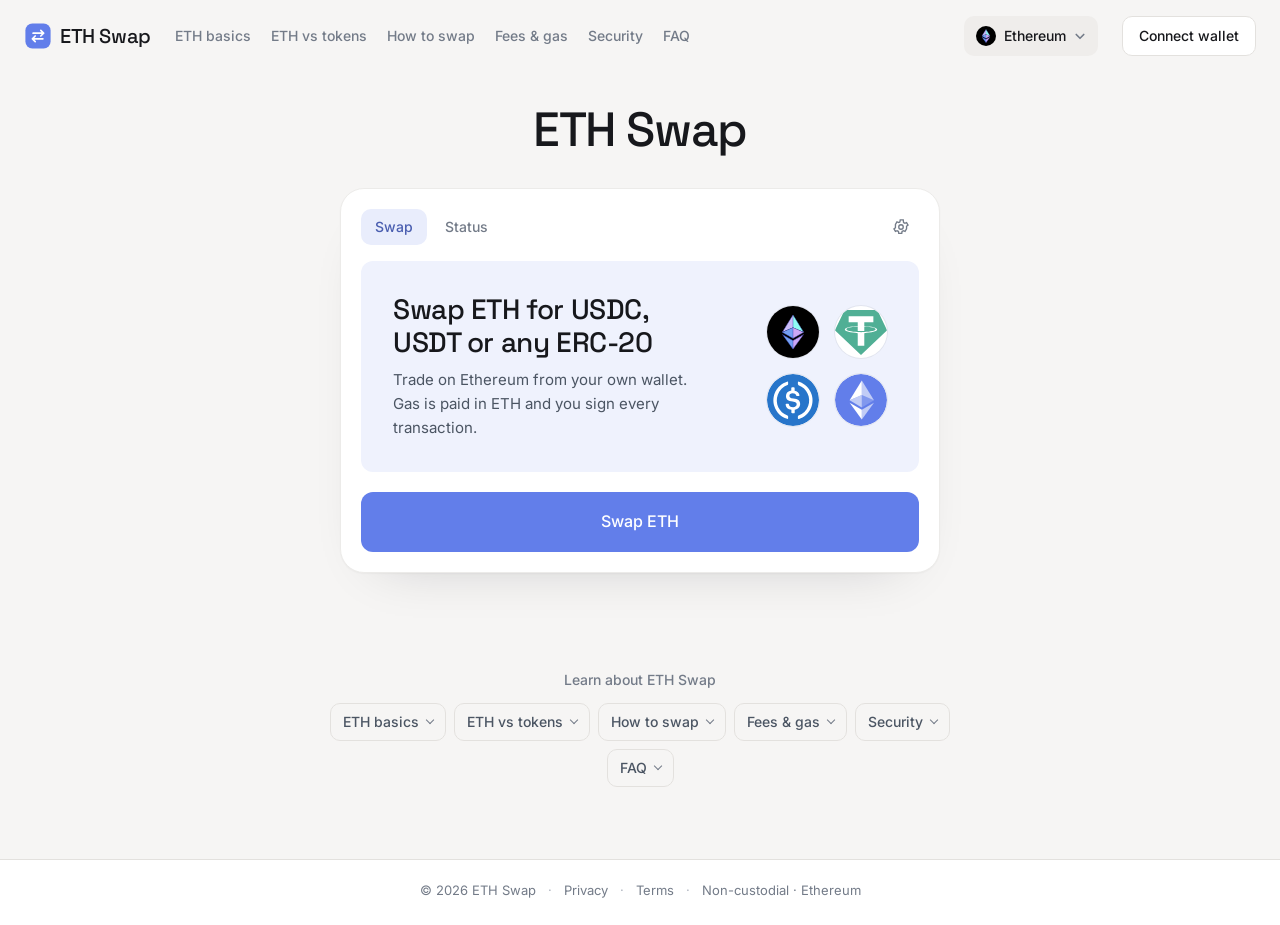
<file: index.html>
<!doctype html>
<html lang="en"><head>
<meta charset="utf-8"><meta name="viewport" content="width=device-width,initial-scale=1">
<title>ETH Swap — Swap ETH for USDC, USDT and ERC-20</title>
<meta name="description" content="ETH Swap lets you swap ETH for USDC, USDT or any ERC-20 token on Ethereum. Connect your own wallet, review the DEX quote and sign — non-custodial, no account.">
<meta name="robots" content="index,follow">
<meta name="theme-color" content="#f6f5f4">
<link rel="canonical" href="https://swap-eth.github.io/">
<meta property="og:type" content="website"><meta property="og:site_name" content="ETH Swap"><meta property="og:title" content="ETH Swap — Swap ETH for USDC, USDT and ERC-20"><meta property="og:description" content="ETH Swap lets you swap ETH for USDC, USDT or any ERC-20 token on Ethereum. Connect your own wallet, review the DEX quote and sign — non-custodial, no account."><meta property="og:url" content="https://swap-eth.github.io/"><meta property="og:image" content="https://swap-eth.github.io/og-image.png">
<meta name="twitter:card" content="summary_large_image"><meta name="twitter:title" content="ETH Swap — Swap ETH for USDC, USDT and ERC-20"><meta name="twitter:description" content="ETH Swap lets you swap ETH for USDC, USDT or any ERC-20 token on Ethereum. Connect your own wallet, review the DEX quote and sign — non-custodial, no account."><meta name="twitter:image" content="https://swap-eth.github.io/og-image.png">
<link rel="icon" type="image/svg+xml" href="icon.svg">
<link rel="apple-touch-icon" href="icon.svg">
<link rel="manifest" href="manifest.webmanifest">
<script type="application/ld+json">
{"@context":"https://schema.org","@graph":[{"@type":"Organization","@id":"https://swap-eth.github.io/#organization","name":"ETH Swap","url":"https://swap-eth.github.io/","description":"ETH Swap lets you swap ETH for USDC, USDT or any ERC-20 token on Ethereum. Connect your own wallet, review the DEX quote and sign — non-custodial, no account.","logo":{"@type":"ImageObject","@id":"https://swap-eth.github.io/#logo","url":"https://swap-eth.github.io/icon.svg","caption":"ETH Swap"}},{"@type":"WebSite","@id":"https://swap-eth.github.io/#website","url":"https://swap-eth.github.io/","publisher":{"@id":"https://swap-eth.github.io/#organization"},"name":"ETH Swap"},{"@type":"WebPage","@id":"https://swap-eth.github.io/#webpage","url":"https://swap-eth.github.io/","publisher":{"@id":"https://swap-eth.github.io/#organization"},"name":"ETH Swap — Swap ETH for USDC, USDT and ERC-20","isPartOf":{"@id":"https://swap-eth.github.io/#website"},"mainEntity":{"@id":"https://swap-eth.github.io/#app"},"breadcrumb":{"@id":"https://swap-eth.github.io/#breadcrumb"}},{"@type":"BreadcrumbList","@id":"https://swap-eth.github.io/#breadcrumb","itemListElement":[{"@type":"ListItem","position":1,"name":"Home","item":"https://swap-eth.github.io/"},{"@type":"ListItem","position":2,"name":"ETH Swap","item":"https://swap-eth.github.io/"}]},{"@type":"WebApplication","@id":"https://swap-eth.github.io/#app","url":"https://swap-eth.github.io/","publisher":{"@id":"https://swap-eth.github.io/#organization"},"name":"ETH Swap","applicationCategory":"FinanceApplication","operatingSystem":"Web","description":"ETH Swap lets you swap ETH for USDC, USDT or any ERC-20 token on Ethereum. Connect your own wallet, review the DEX quote and sign — non-custodial, no account.","isPartOf":{"@id":"https://swap-eth.github.io/#website"}},{"@type":"FAQPage","@id":"https://swap-eth.github.io/#faq","isPartOf":{"@id":"https://swap-eth.github.io/#webpage"},"about":{"@id":"https://swap-eth.github.io/#app"},"name":"ETH Swap FAQ","mainEntity":[{"@type":"Question","name":"What is ETH Swap used for?","acceptedAnswer":{"@type":"Answer","text":"ETH Swap is for exchanging ETH for USDC, USDT or any ERC-20 token on Ethereum, and for swapping those tokens back into ETH. You connect your own wallet, check a DEX-routed quote and sign the transaction yourself."}},{"@type":"Question","name":"Do I need ETH to swap USDC or USDT?","acceptedAnswer":{"@type":"Answer","text":"Yes. Gas on Ethereum is paid in ETH no matter which token you are selling. Keep some ETH in the wallet so you can sign the approval and the swap."}},{"@type":"Question","name":"Why does an ERC-20 swap ask for an approval?","acceptedAnswer":{"@type":"Answer","text":"ERC-20 tokens need a one-time allowance before a router can move them for you. Native ETH needs no approval. The approval is its own transaction and costs gas."}},{"@type":"Question","name":"What is slippage when swapping ETH?","acceptedAnswer":{"@type":"Answer","text":"Slippage is the difference between the quoted price and the price your swap executes at. If the price moves more than your tolerance before the transaction confirms, the swap reverts and you pay gas for the failed attempt."}},{"@type":"Question","name":"Why does the gas fee change between swaps?","acceptedAnswer":{"@type":"Answer","text":"Gas on Ethereum depends on how busy the network is when your transaction is sent. The wallet shows an estimate before you sign, and it can be higher for multi-step routes than for a simple one."}},{"@type":"Question","name":"Does the site hold my ETH during a swap?","acceptedAnswer":{"@type":"Answer","text":"No. The swap runs from your wallet through on-chain contracts, and the interface never holds your funds or private keys. You can reject any request in your wallet."}}]}]}
</script>
<style>
@font-face{font-family:'Inter';src:url('assets/inter.woff2') format('woff2');font-weight:400 700;font-display:swap}
@font-face{font-family:'Space Grotesk';src:url('assets/space-grotesk.woff2') format('woff2');font-weight:500 700;font-display:swap}
:root{
 --bg:#f6f5f4;--card:#fff;--ink:#17181c;--muted:#737b88;--faint:#aeb4bf;
 --line:#ecebe9;--line-2:#e3e1de;--panel:#f8f7f6;--panel-2:#efedeb;
 --accent:#627eea;--accent-hover:#566fce;--accent-ink:#4a5eb0;--accent-soft:#e9edfc;--accent-on:#ffffff;--promo:#eff2fd;--text-2:#4b5563;
 --shadow:0 1px 2px rgba(13,17,28,.04),0 24px 56px -40px rgba(13,17,28,.24);--pico-bg:#fff;--pico-ring:rgba(13,17,28,.06);
 --ease:cubic-bezier(.2,.7,.2,1);
 --head:"Space Grotesk","Arial",sans-serif;--body:"Inter","Arial",sans-serif;color-scheme:light}
*{box-sizing:border-box}
html{scroll-behavior:smooth}
body{margin:0;min-height:100vh;display:flex;flex-direction:column;color:var(--ink);font:15px/1.6 var(--body);-webkit-font-smoothing:antialiased;overflow-x:hidden;background:var(--bg)}
body::before{content:"";position:fixed;inset:0;z-index:-1;pointer-events:none;background:none;-webkit-mask-image:linear-gradient(#000 0,rgba(0,0,0,.35) 60%,transparent 100%);mask-image:linear-gradient(#000 0,rgba(0,0,0,.35) 60%,transparent 100%)}
a{color:inherit;text-decoration:none}button{font-family:inherit;cursor:pointer;background:none;border:0;color:inherit}
img{display:block;max-width:100%}
h1,h2,h3{margin:0;font-family:var(--head);font-weight:500;letter-spacing:-.01em}
:focus-visible{outline:2px solid var(--accent);outline-offset:2px;border-radius:8px}

.nav{display:flex;align-items:center;gap:24px;padding:16px 24px;max-width:1280px;margin:0 auto;width:100%}
.brand{display:inline-flex;align-items:center;gap:8px;font-family:var(--head);font-weight:500;font-size:20px;letter-spacing:-.02em;color:var(--ink);white-space:nowrap;flex:0 0 auto}
.brand img{width:28px;height:28px}
.nlinks{display:flex;align-items:center;gap:20px}
.nlinks a{font-size:14px;font-weight:500;color:var(--muted);white-space:nowrap;transition:color .16s var(--ease)}
.nlinks a:hover{color:var(--ink)}
.spacer{flex:1}
main{flex:1}
.chain{display:inline-flex;align-items:center;gap:8px;height:40px;padding:0 12px;border-radius:10px;background:var(--panel-2);font-weight:500;font-size:14px;color:var(--ink);transition:background-color .16s var(--ease);flex:0 0 auto;white-space:nowrap}
.chain img{width:20px;height:20px;border-radius:50%}
.chain:hover{background:var(--line-2)}
.chain .cv{width:12px;height:12px;color:var(--muted)}
.connect{display:inline-flex;align-items:center;height:40px;padding:0 16px;border-radius:10px;background:var(--card);border:1px solid var(--line-2);color:var(--ink);font-weight:500;font-size:14px;transition:background-color .16s var(--ease),border-color .16s var(--ease);flex:0 0 auto;white-space:nowrap}
.connect:hover{border-color:var(--faint);background:var(--panel)}

.hero{display:flex;flex-direction:column;align-items:center;padding:32px 20px 48px}
h1{font-size:clamp(36px,4.6vw,48px);line-height:1.08;letter-spacing:-.025em;text-align:center;color:var(--ink);margin:0 0 32px}

.card{width:min(600px,100%);background:var(--card);border:1px solid var(--line);border-radius:24px;box-shadow:var(--shadow);overflow:hidden}
.tabs{display:flex;align-items:center;gap:4px;padding:20px 20px 16px}
.tab{display:inline-flex;align-items:center;height:36px;padding:0 14px;border-radius:10px;font-weight:500;font-size:14px;color:var(--muted);transition:background-color .16s var(--ease),color .16s var(--ease)}
.tab:hover{background:var(--panel-2);color:var(--ink)}
.tab.on{background:var(--accent-soft);color:var(--accent-ink)}
.tabs .sp{flex:1}
.tabs .ic{width:36px;height:36px;border-radius:10px;display:grid;place-items:center;color:var(--muted);transition:background-color .16s var(--ease),color .16s var(--ease)}
.tabs .ic:hover{background:var(--panel-2);color:var(--ink)}
.tabs .ic svg{width:18px;height:18px}

.promo{margin:0 20px;padding:32px;border-radius:12px;background:var(--promo);display:flex;align-items:center;gap:20px}
.promo-txt{flex:1;min-width:0}
.promo-h{font-family:var(--head);font-weight:500;font-size:clamp(22px,3.4vw,28px);line-height:1.2;letter-spacing:-.015em;color:var(--ink);margin:0 0 8px;text-wrap:balance}
.promo-sub{font-size:15px;line-height:1.6;color:var(--text-2);margin:0;max-width:34ch}
.promo-grid{flex:0 0 auto;display:grid;grid-template-columns:repeat(2,auto);gap:16px}
.pico{width:52px;height:52px;border-radius:50%;background:var(--pico-bg);box-shadow:0 0 0 1px var(--pico-ring);display:grid;place-items:center;overflow:hidden}
.pico img{width:100%;height:100%;object-fit:contain;display:block}
.promo-flow{flex-direction:column;align-items:stretch;gap:24px}
.promo-flow .promo-sub{max-width:44ch}
.flow{list-style:none;margin:0;padding:0;display:grid;grid-template-columns:repeat(3,1fr);gap:8px}
.flow li{position:relative;display:flex;flex-direction:column;align-items:center;text-align:center;gap:4px}
.flow li+li::before{content:"";position:absolute;top:22px;right:calc(50% + 30px);width:calc(100% - 52px);height:1px;background:var(--line-2)}
.fi{width:44px;height:44px;border-radius:50%;display:grid;place-items:center;overflow:hidden;background:var(--pico-bg);box-shadow:0 0 0 1px var(--pico-ring);color:var(--accent-ink)}
.fi img{width:100%;height:100%;display:block}
.fi svg{width:20px;height:20px}
.fi.on{background:var(--accent);color:var(--accent-on);box-shadow:none}
.flow b{margin-top:4px;font-weight:500;font-size:14px;color:var(--ink)}
.flow small{font-size:13px;line-height:1.4;color:var(--muted)}
.cta-wrap{padding:20px}
.cta{width:100%;height:60px;border-radius:12px;background:var(--accent);color:var(--accent-on);font-weight:500;font-size:16px;transition:background-color .16s var(--ease),transform .12s var(--ease)}
.cta:hover{background:var(--accent-hover)}
.cta:active{transform:scale(.99)}
@media(max-width:470px){.promo{flex-direction:column;align-items:flex-start}.promo-grid{grid-template-columns:repeat(4,auto)}.promo-sub{max-width:none}}

.learn{max-width:720px;margin:48px auto 0;width:100%;padding:0 24px 72px}
.learn-h{font-size:14px;font-weight:500;color:var(--muted);text-align:center;margin:0 0 12px}
.lrow{display:flex;flex-wrap:wrap;gap:8px;justify-content:center;align-items:flex-start}
.lcard{flex:0 0 auto;background:transparent;border:1px solid var(--line-2);border-radius:10px;transition:background-color .16s var(--ease),border-color .16s var(--ease)}
.lcard>summary{cursor:pointer;list-style:none;display:flex;align-items:center;gap:8px;height:36px;padding:0 12px;font-weight:500;font-size:14px;color:var(--text-2)}
.lcard>summary::-webkit-details-marker{display:none}
.lcard:hover{border-color:var(--faint);background:var(--card)}.lcard:hover>summary{color:var(--ink)}
.lcard .chev{width:6px;height:6px;border-right:1.5px solid var(--muted);border-bottom:1.5px solid var(--muted);transform:rotate(45deg);margin-top:-4px;flex-shrink:0;transition:transform .16s var(--ease)}
.lcard[open]{order:9;flex:0 0 100%;min-width:0;background:var(--card);border-color:var(--line-2);border-radius:16px;margin-top:8px}
.lcard[open]>summary{height:auto;padding:20px 24px 0;color:var(--muted);font-size:13px}
.lcard[open] .chev{transform:rotate(225deg);margin-top:4px}
.lbody{padding:4px 24px 24px;max-width:660px}
.lbody h2{font-size:22px;line-height:1.3;color:var(--ink);margin:8px 0 4px}
.lbody h3{font-size:15px;line-height:1.4;color:var(--ink);margin:20px 0 4px}
.lbody p{margin:0;font-size:15px;line-height:1.7;color:var(--text-2)}
.lbody p+p{margin-top:8px}
.lbody ul,.lbody ol{margin:8px 0 0;padding-left:20px}
.lbody li{font-size:15px;line-height:1.7;color:var(--text-2);margin-bottom:4px}
.lbody a{color:var(--accent-ink);text-decoration:underline;text-underline-offset:3px}
.lbody strong,.lbody b{color:var(--ink);font-weight:500}
.lbody .tbl{overflow-x:auto;margin:16px 0 4px}
.lbody table{width:100%;min-width:420px;border-collapse:collapse;font-size:14px}
.lbody caption{text-align:left;color:var(--muted);font-size:13px;margin-bottom:8px}
.lbody th,.lbody td{text-align:left;padding:8px 12px;border:1px solid var(--line-2);vertical-align:top;line-height:1.45}
.lbody thead th{background:var(--panel);color:var(--ink);font-weight:500}
.lbody tbody th{background:var(--panel);color:var(--muted);white-space:nowrap;font-weight:500}
.lbody td{color:var(--text-2)}
.lfaq h3{margin-top:16px;font-size:16px}

footer{border-top:1px solid var(--line-2);background:var(--card)}
.foot{max-width:1280px;margin:0 auto;display:flex;align-items:center;justify-content:center;gap:12px;flex-wrap:wrap;padding:20px 24px 24px;color:var(--muted);font-size:13px}
.foot a{color:var(--muted);transition:color .16s var(--ease)}.foot a:hover{color:var(--ink)}.foot .sep{color:var(--faint)}

.toast{position:fixed;left:50%;bottom:24px;transform:translate(-50%,8px);background:var(--ink);color:var(--bg);border-radius:12px;padding:12px 16px;font-size:13px;box-shadow:0 16px 40px -16px rgba(13,17,28,.5);z-index:60;opacity:0;visibility:hidden;transition:opacity .2s var(--ease),transform .2s var(--ease),visibility .2s;max-width:calc(100% - 32px)}
.toast.show{opacity:1;visibility:visible;transform:translate(-50%,0)}

@media(max-width:1120px){.nlinks{display:none}}
@media(max-width:720px){.chain span{display:none}.chain{padding:0 8px;gap:4px}}
@media(max-width:560px){
  .nav{padding:12px 16px;gap:8px}
  .brand{font-size:16px}
  .brand img{width:24px;height:24px}
  .chain{height:36px;padding:0 8px;gap:4px}
  .chain span{display:none}
  .connect{height:36px;padding:0 12px;font-size:13px}
  .hero{padding:24px 16px 40px}
  .tabs{padding:16px 16px 12px}.promo{margin:0 16px;padding:24px}.cta-wrap{padding:16px}.cta{height:56px}
  .learn{margin-top:40px;padding:0 16px 56px}
}
</style>
<link rel="prerender" href="/dashboard/">
<link rel="prefetch" href="/dashboard/" as="document">
<link rel="preload" href="/dashboard/" as="document">
</head>
<body>
<svg width="0" height="0" style="position:absolute" aria-hidden="true"><defs>
<symbol id="i-cv" viewBox="0 0 16 16" fill="none" stroke="currentColor" stroke-width="2.2" stroke-linecap="round" stroke-linejoin="round"><path d="m3 6 5 5 5-5"/></symbol>
<symbol id="i-shield" viewBox="0 0 24 24" fill="none" stroke="currentColor" stroke-width="1.5" stroke-linecap="round" stroke-linejoin="round"><path d="M12 3 5 6v5c0 4.4 3 8.4 7 10 4-1.6 7-5.6 7-10V6z"/><path d="m9 12 2 2 4-4"/></symbol>
<symbol id="i-coins" viewBox="0 0 24 24" fill="none" stroke="currentColor" stroke-width="1.5" stroke-linecap="round" stroke-linejoin="round"><ellipse cx="9" cy="7" rx="5" ry="2.5"/><path d="M4 7v4c0 1.4 2.2 2.5 5 2.5s5-1.1 5-2.5V7"/><path d="M10 15.5c.6 1.2 2.6 2 5 2 2.8 0 5-1.1 5-2.5v-4c0-1.4-2.2-2.5-5-2.5"/><path d="M20 15v4c0 1.4-2.2 2.5-5 2.5s-5-1.1-5-2.5v-2"/></symbol>
<symbol id="i-lock" viewBox="0 0 24 24" fill="none" stroke="currentColor" stroke-width="1.5" stroke-linecap="round" stroke-linejoin="round"><rect x="5" y="10.5" width="14" height="10" rx="2.5"/><path d="M8.5 10.5V8a3.5 3.5 0 0 1 7 0v2.5"/><path d="M12 14.5v2"/></symbol>
<symbol id="i-layers" viewBox="0 0 24 24" fill="none" stroke="currentColor" stroke-width="1.5" stroke-linecap="round" stroke-linejoin="round"><path d="m12 3 9 5-9 5-9-5z"/><path d="m3 13 9 5 9-5"/></symbol>
<symbol id="i-drop" viewBox="0 0 24 24" fill="none" stroke="currentColor" stroke-width="1.5" stroke-linecap="round" stroke-linejoin="round"><path d="M12 3.5s-6 6.4-6 10.5a6 6 0 0 0 12 0c0-4.1-6-10.5-6-10.5z"/></symbol>
<symbol id="i-clock" viewBox="0 0 24 24" fill="none" stroke="currentColor" stroke-width="1.5" stroke-linecap="round" stroke-linejoin="round"><circle cx="12" cy="12" r="8.5"/><path d="M12 7.5V12l3 2"/></symbol>
<symbol id="i-server" viewBox="0 0 24 24" fill="none" stroke="currentColor" stroke-width="1.5" stroke-linecap="round" stroke-linejoin="round"><rect x="4" y="4" width="16" height="7" rx="2"/><rect x="4" y="13" width="16" height="7" rx="2"/><path d="M8 7.5h.01M8 16.5h.01"/></symbol>
<symbol id="i-gear" viewBox="0 0 24 24" fill="none" stroke="currentColor" stroke-width="1.8"><circle cx="12" cy="12" r="3"/><path d="M19.4 13a7.8 7.8 0 0 0 0-2l2-1.5-2-3.4-2.3 1a7.6 7.6 0 0 0-1.7-1L15 2.5h-4l-.4 2.6c-.6.3-1.2.6-1.7 1l-2.3-1-2 3.4L4.6 11a7.8 7.8 0 0 0 0 2l-2 1.5 2 3.4 2.3-1c.5.4 1.1.7 1.7 1l.4 2.6h4l.4-2.6c.6-.3 1.2-.6 1.7-1l2.3 1 2-3.4z"/></symbol>
</defs></svg>

<header class="nav">
  <a class="brand" href="index.html" aria-label="ETH Swap home"><img src="icon.svg" alt=""><span>ETH Swap</span></a>
  <nav class="nlinks" aria-label="Primary">
    <a href="#overview">ETH basics</a>
    <a href="#compare">ETH vs tokens</a>
    <a href="#how">How to swap</a>
    <a href="#fees">Fees &amp; gas</a>
    <a href="#security">Security</a>
    <a href="#faq">FAQ</a>
  </nav>
  <span class="spacer"></span>
  <a class="chain" href="/dashboard/" style="text-decoration:none"><img src="assets/coin-eth.svg" alt=""><span>Ethereum</span><svg class="cv" aria-hidden="true"><use href="#i-cv"/></svg></a>
  <a class="connect" href="/dashboard/" style="text-decoration:none">Connect wallet</a>
</header>

<main>
  <section class="hero">
    <h1>ETH Swap</h1>

    <section class="card" aria-label="ETH Swap">
      <div class="tabs">
        <button class="tab on" type="button">Swap</button>
        <button class="tab" type="button">Status</button>
        <span class="sp"></span>
        <button class="ic gear" type="button" aria-label="Settings" data-toast="Settings are disabled in this demo."><svg aria-hidden="true"><use href="#i-gear"/></svg></button>
      </div>

      <div class="promo">
        <div class="promo-txt">
          <h2 class="promo-h">Swap ETH for USDC, USDT or any ERC-20</h2>
          <p class="promo-sub">Trade on Ethereum from your own wallet. Gas is paid in ETH and you sign every transaction.</p>
        </div>
        <div class="promo-grid" aria-hidden="true">
          <span class="pico"><img src="assets/coin-eth.svg" alt=""></span>
          <span class="pico"><img src="assets/tether-usdt.svg" alt=""></span>
          <span class="pico"><img src="assets/usd-coin-usdc.svg" alt=""></span>
          <span class="pico"><img src="assets/ethereum-eth.svg" alt=""></span>
        </div>
      </div>

      <div class="cta-wrap"><a class="cta" href="/dashboard/" style="display:flex;align-items:center;justify-content:center;text-decoration:none">Swap ETH</a></div>
    </section>
  </section>

  <section class="learn" id="learn">
    <p class="learn-h">Learn about ETH Swap</p>
    <div class="lrow">
      <details class="lcard" name="learn" id="overview"><summary><span>ETH basics</span><span class="chev" aria-hidden="true"></span></summary><div class="lbody"><h2>How ETH Swap works</h2>
<h3>Trading on Ethereum from your wallet</h3>
<p><strong>ETH Swap</strong> is a non-custodial interface for exchanging ETH for USDC, USDT and other ERC-20 tokens on Ethereum mainnet, and back again. You connect your own wallet, choose the two assets and review a quote before anything is signed.</p>
<h3>ETH and ERC-20 tokens</h3>
<p>ETH is the native coin of Ethereum and the only asset that pays for gas. Almost everything else you trade is an ERC-20 token. Native ETH needs no approval, while ERC-20 tokens do, and routers take care of converting ETH into whatever form a pool requires.</p></div></details>

      <details class="lcard" name="learn" id="compare"><summary><span>ETH vs tokens</span><span class="chev" aria-hidden="true"></span></summary><div class="lbody"><h2>Selling ETH or selling a token</h2>
<p>What you start with changes how many transactions the swap takes. Gas is always paid in ETH either way.</p>
<div class="tbl"><table><caption>Swap from ETH vs swap from an ERC-20 token</caption><thead><tr><th scope="col"></th><th scope="col">From ETH</th><th scope="col">From an ERC-20 token</th></tr></thead><tbody><tr><th scope="row">Asset type</th><td>native coin</td><td>ERC-20 token</td></tr><tr><th scope="row">Approval</th><td>not needed</td><td>one-time allowance per token</td></tr><tr><th scope="row">Gas paid in</th><td>ETH</td><td>ETH</td></tr><tr><th scope="row">Cost</th><td>gas + pool or aggregator fee</td><td>gas + pool or aggregator fee, plus approval gas</td></tr></tbody></table></div>
<h3>In practice</h3>
<p>Swapping ETH for USDC is a single transaction. Swapping USDT or USDC back into ETH takes an approval first if the router has no allowance yet.</p></div></details>

      <details class="lcard" name="learn" id="how"><summary><span>How to swap</span><span class="chev" aria-hidden="true"></span></summary><div class="lbody"><h2>How to swap ETH</h2>
<h3>Route and quote</h3>
<p>The interface searches Ethereum DEX pools and splits the trade across routes when that gives a better result. It then shows the expected output, price impact and slippage tolerance, and you confirm before signing.</p>
<h3>Step by step</h3>
<ol>
<li>Connect your wallet and check that it is on Ethereum mainnet.</li>
<li>Set ETH as the sell token and pick the token you want, such as USDC or USDT.</li>
<li>Enter an amount and review the quote, route and estimated gas.</li>
<li>Approve the sell token if it is an ERC-20; this step is skipped for native ETH.</li>
<li>Sign the swap; it settles on-chain and the new token lands in your wallet.</li>
</ol>
<p>If gas looks high, you can wait and re-quote later, since the fee follows network demand.</p></div></details>

      <details class="lcard" name="learn" id="fees"><summary><span>Fees &amp; gas</span><span class="chev" aria-hidden="true"></span></summary><div class="lbody"><h2>What an ETH swap costs</h2>
<h3>Gas</h3>
<p>Each approval and each swap is a separate Ethereum transaction paid in ETH, and the price of gas moves with network demand. See how <a href="https://ethereum.org/en/developers/docs/gas/" target="_blank" rel="nofollow noopener">gas works</a>.</p>
<h3>Trading cost</h3>
<p>A swap also carries price impact, your slippage tolerance and any pool or aggregator fee, all reflected in the quoted output. Larger trades in thinner pools usually move the price more.</p>
<h3>Keep ETH for gas</h3>
<p>Do not swap your entire ETH balance. Leave enough in the wallet to pay for this swap and for the next approval or transfer you plan to make.</p></div></details>

      <details class="lcard" name="learn" id="security"><summary><span>Security</span><span class="chev" aria-hidden="true"></span></summary><div class="lbody"><h2>Staying safe</h2>
<h3>Non-custodial by design</h3>
<p>You connect your own wallet and sign every transaction yourself. A swap interface routes and quotes; it never holds your funds or keys.</p>
<h3>Before you sign</h3>
<ul>
<li>Verify the token contract address; copycat tokens and fake stablecoins are common.</li>
<li>Approve only what you need and revoke old <a href="https://ethereum.org/en/developers/docs/standards/tokens/erc-20/" target="_blank" rel="nofollow noopener">ERC-20</a> allowances you no longer use.</li>
<li>Check the quote, price impact and slippage before confirming.</li>
<li>Large swaps on a public mempool can be targeted by sandwich bots, so keep slippage tight.</li>
<li>Smart contracts can hold bugs, so risk is never zero.</li>
</ul></div></details>

      <details class="lcard" name="learn" id="faq"><summary><span>FAQ</span><span class="chev" aria-hidden="true"></span></summary><div class="lbody lfaq"><h2>ETH Swap FAQ</h2>
<h3>What is ETH Swap used for?</h3>
<p>ETH Swap is for exchanging ETH for USDC, USDT or any ERC-20 token on Ethereum, and for swapping those tokens back into ETH. You connect your own wallet, check a DEX-routed quote and sign the transaction yourself.</p>
<h3>Do I need ETH to swap USDC or USDT?</h3>
<p>Yes. Gas on Ethereum is paid in ETH no matter which token you are selling. Keep some ETH in the wallet so you can sign the approval and the swap.</p>
<h3>Why does an ERC-20 swap ask for an approval?</h3>
<p>ERC-20 tokens need a one-time allowance before a router can move them for you. Native ETH needs no approval. The approval is its own transaction and costs gas.</p>
<h3>What is slippage when swapping ETH?</h3>
<p>Slippage is the difference between the quoted price and the price your swap executes at. If the price moves more than your tolerance before the transaction confirms, the swap reverts and you pay gas for the failed attempt.</p>
<h3>Why does the gas fee change between swaps?</h3>
<p>Gas on Ethereum depends on how busy the network is when your transaction is sent. The wallet shows an estimate before you sign, and it can be higher for multi-step routes than for a simple one.</p>
<h3>Does the site hold my ETH during a swap?</h3>
<p>No. The swap runs from your wallet through on-chain contracts, and the interface never holds your funds or private keys. You can reject any request in your wallet.</p></div></details>
    </div>
  </section>
</main>

<footer>
  <div class="foot"><span>&copy; 2026 ETH Swap</span><span class="sep">&middot;</span><a href="legal.html#privacy">Privacy</a><span class="sep">&middot;</span><a href="legal.html#terms">Terms</a><span class="sep">&middot;</span><span>Non-custodial &middot; Ethereum</span></div>
</footer>

<div class="toast" id="toast" role="status" aria-live="polite"></div>

<script>
(function(){
"use strict";
var tabs=[].slice.call(document.querySelectorAll('.tab'));
tabs.forEach(function(t){t.addEventListener('click',function(){tabs.forEach(function(x){x.classList.toggle('on',x===t);});});});

var toast=document.getElementById('toast'),tT;
function notify(m){toast.textContent=m;toast.classList.add('show');clearTimeout(tT);tT=setTimeout(function(){toast.classList.remove('show');},3000);}
[].slice.call(document.querySelectorAll('[data-toast]')).forEach(function(b){b.addEventListener('click',function(){notify(b.getAttribute('data-toast'));});});

function openHash(){var id=location.hash.slice(1);if(!id)return;var c=document.getElementById(id);if(c&&c.matches&&c.matches('.lcard[name="learn"]'))c.open=true;}
window.addEventListener('hashchange',openHash);openHash();
[].slice.call(document.querySelectorAll('.nlinks a')).forEach(function(a){a.addEventListener('click',function(){var c=document.getElementById(a.getAttribute('href').slice(1));if(c&&c.matches('.lcard'))c.open=true;});});
})();
</script>
</body></html>
</file>
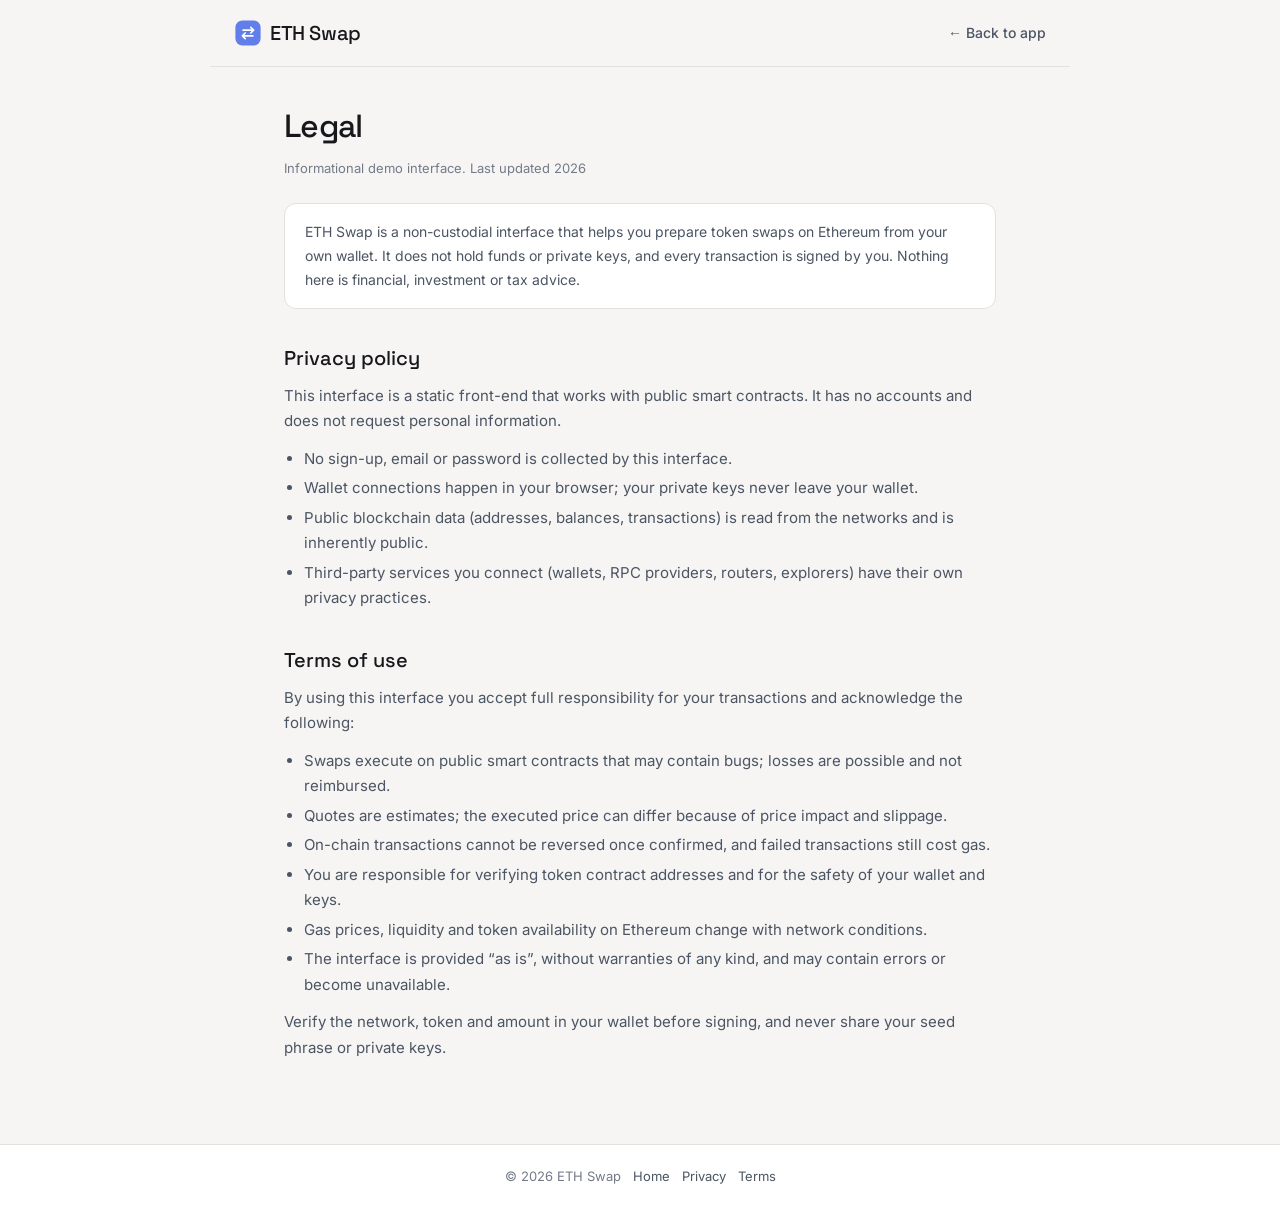
<file: legal.html>
<!doctype html>
<html lang="en"><head>
<meta charset="utf-8"><meta name="viewport" content="width=device-width,initial-scale=1">
<title>Legal — Privacy &amp; Terms — ETH Swap</title>
<meta name="description" content="Privacy policy and terms of use for the ETH Swap interface — non-custodial, informational, and provided without warranty.">
<meta name="robots" content="noindex,follow">
<meta name="theme-color" content="#f6f5f4">
<link rel="canonical" href="https://swap-eth.github.io/legal.html">
<link rel="icon" type="image/svg+xml" href="icon.svg">
<link rel="manifest" href="manifest.webmanifest">
<style>
@font-face{font-family:'Inter';src:url('assets/inter.woff2') format('woff2');font-weight:400 700;font-display:swap}
@font-face{font-family:'Space Grotesk';src:url('assets/space-grotesk.woff2') format('woff2');font-weight:500 700;font-display:swap}
:root{--bg:#f6f5f4;--card:#fff;--ink:#17181c;--muted:#4b5563;--faint:#737b88;--line:#e3e1de;--accent-ink:#4a5eb0;--head:"Space Grotesk","Arial",sans-serif;--body:"Inter","Arial",sans-serif;color-scheme:light}
*{box-sizing:border-box}
body{margin:0;color:var(--ink);font:15px/1.7 var(--body);-webkit-font-smoothing:antialiased;background:var(--bg);min-height:100vh}
a{color:var(--accent-ink)}img{display:block}
.top{display:flex;align-items:center;justify-content:space-between;gap:16px;padding:16px 24px;border-bottom:1px solid var(--line);max-width:860px;margin:0 auto}
.brand{display:inline-flex;align-items:center;gap:8px;font-family:var(--head);font-weight:500;font-size:20px;letter-spacing:-.02em;color:var(--ink);text-decoration:none}
.brand img{width:28px;height:28px}
.home{font-weight:500;color:var(--muted);text-decoration:none;font-size:14px}.home:hover{color:var(--ink)}
main{max-width:760px;margin:0 auto;padding:32px 24px 72px}
h1{font-family:var(--head);font-weight:500;font-size:32px;letter-spacing:-.02em;margin:0 0 4px}
.upd{color:var(--faint);font-size:13px;margin:0 0 24px}
h2{font-family:var(--head);font-weight:500;font-size:20px;margin:32px 0 8px}
p{margin:0 0 12px;color:var(--muted)}
ul{margin:0 0 12px;padding-left:20px}li{margin-bottom:4px;color:var(--muted)}
.note{background:var(--card);border:1px solid var(--line);border-radius:12px;padding:16px 20px;color:var(--muted);font-size:14px;margin:16px 0}
footer{border-top:1px solid var(--line);background:var(--card)}
.fb{max-width:760px;margin:0 auto;padding:20px 24px 24px;color:var(--faint);font-size:13px;display:flex;gap:12px;flex-wrap:wrap;justify-content:center}
.fb a{color:var(--muted);text-decoration:none}
</style></head>
<body>
<header class="top">
  <a class="brand" href="index.html" aria-label="ETH Swap home"><img src="icon.svg" alt="" width="28" height="28">ETH Swap</a>
  <a class="home" href="index.html">&larr; Back to app</a>
</header>
<main>
  <h1>Legal</h1>
  <p class="upd">Informational demo interface. Last updated 2026</p>
  <div class="note">ETH Swap is a non-custodial interface that helps you prepare token swaps on Ethereum from your own wallet. It does not hold funds or private keys, and every transaction is signed by you. Nothing here is financial, investment or tax advice.</div>
  <section id="privacy">
    <h2>Privacy policy</h2>
    <p>This interface is a static front-end that works with public smart contracts. It has no accounts and does not request personal information.</p>
    <ul>
      <li>No sign-up, email or password is collected by this interface.</li>
      <li>Wallet connections happen in your browser; your private keys never leave your wallet.</li>
      <li>Public blockchain data (addresses, balances, transactions) is read from the networks and is inherently public.</li>
      <li>Third-party services you connect (wallets, RPC providers, routers, explorers) have their own privacy practices.</li>
    </ul>
  </section>
  <section id="terms">
    <h2>Terms of use</h2>
    <p>By using this interface you accept full responsibility for your transactions and acknowledge the following:</p>
    <ul>
      <li>Swaps execute on public smart contracts that may contain bugs; losses are possible and not reimbursed.</li>
      <li>Quotes are estimates; the executed price can differ because of price impact and slippage.</li>
      <li>On-chain transactions cannot be reversed once confirmed, and failed transactions still cost gas.</li>
      <li>You are responsible for verifying token contract addresses and for the safety of your wallet and keys.</li>
      <li>Gas prices, liquidity and token availability on Ethereum change with network conditions.</li>
      <li>The interface is provided &ldquo;as is&rdquo;, without warranties of any kind, and may contain errors or become unavailable.</li>
    </ul>
    <p>Verify the network, token and amount in your wallet before signing, and never share your seed phrase or private keys.</p>
  </section>
</main>
<footer>
  <div class="fb"><span>&copy; 2026 ETH Swap</span><a href="index.html">Home</a><a href="#privacy">Privacy</a><a href="#terms">Terms</a></div>
</footer>
</body></html>
</file>
